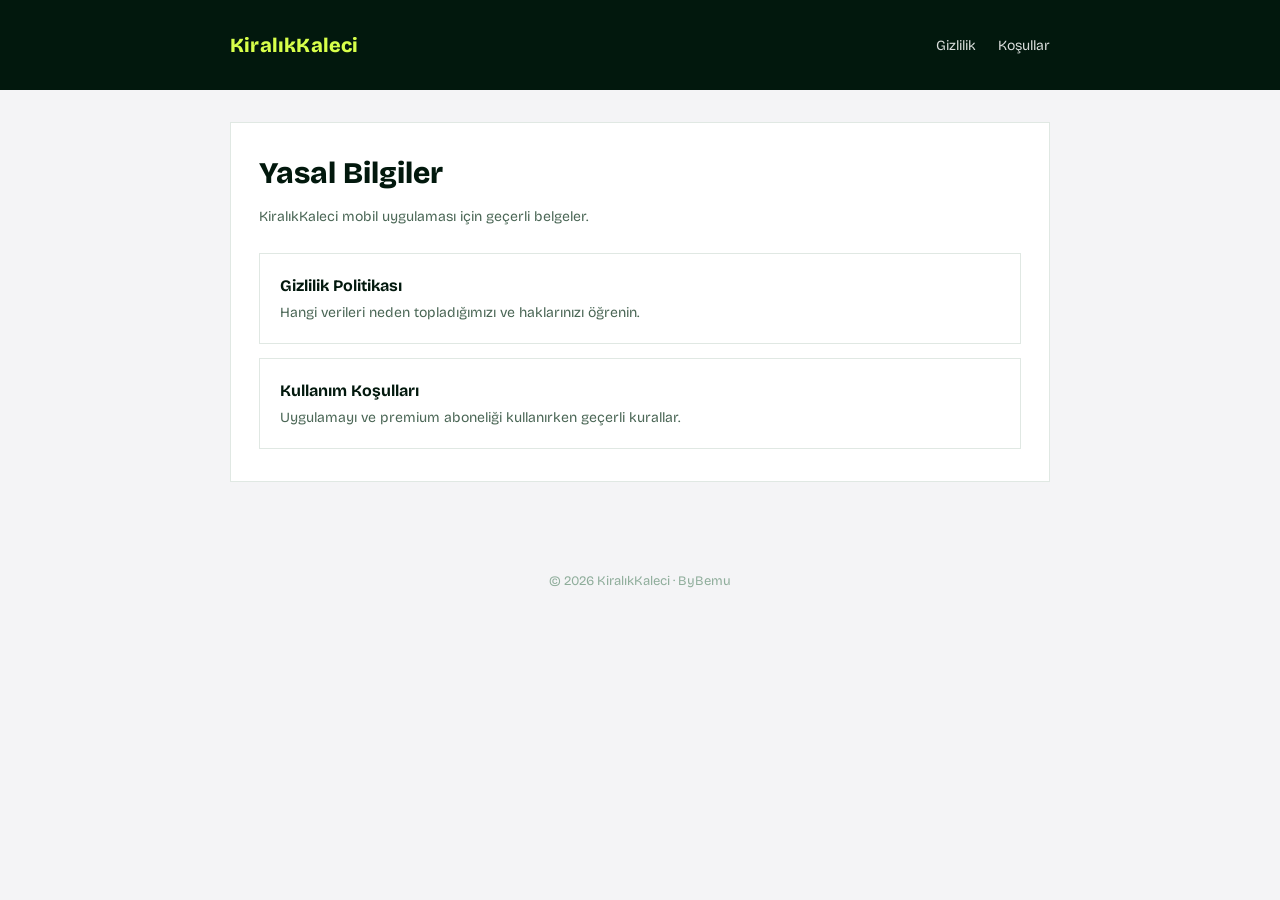
<file: index.html>
<!doctype html>
<html lang="tr">
<head>
  <meta charset="utf-8">
  <meta name="viewport" content="width=device-width, initial-scale=1">
  <title>KiralıkKaleci – Yasal Bilgiler</title>
  <meta name="description" content="KiralıkKaleci gizlilik politikası ve kullanım koşulları.">
  <link rel="stylesheet" href="style.css">
</head>
<body>
  <header class="top">
    <div class="wrap">
      <a class="brand" href="index.html">KiralıkKaleci</a>
      <nav>
        <a href="privacy.html">Gizlilik</a>
        <a href="terms.html">Koşullar</a>
      </nav>
    </div>
  </header>
  <main>
    <div class="wrap">
      <div class="card">
        <h1>Yasal Bilgiler</h1>
        <p class="meta">KiralıkKaleci mobil uygulaması için geçerli belgeler.</p>
        <div class="links">
          <a href="privacy.html">Gizlilik Politikası<span>Hangi verileri neden topladığımızı ve haklarınızı öğrenin.</span></a>
          <a href="terms.html">Kullanım Koşulları<span>Uygulamayı ve premium aboneliği kullanırken geçerli kurallar.</span></a>
        </div>
      </div>
    </div>
  </main>
  <footer>© 2026 KiralıkKaleci · ByBemu</footer>
</body>
</html>
</file>
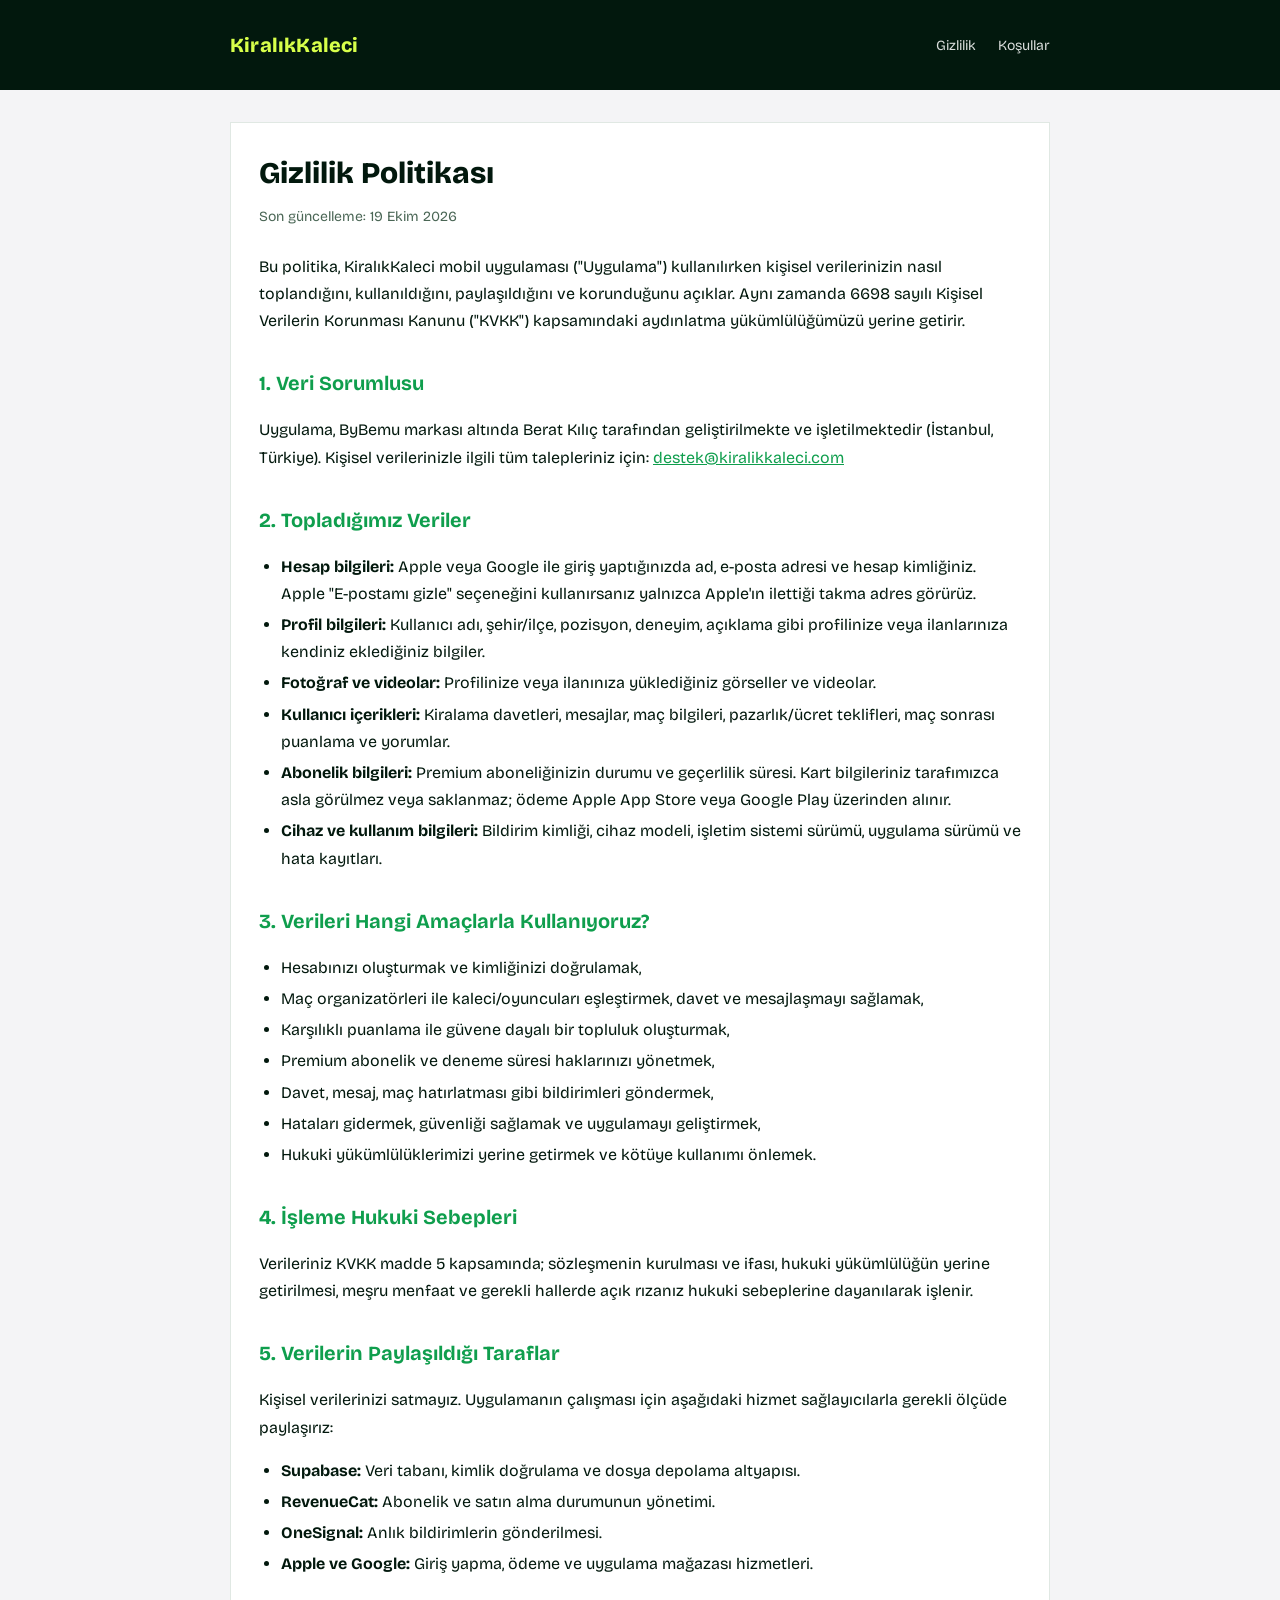
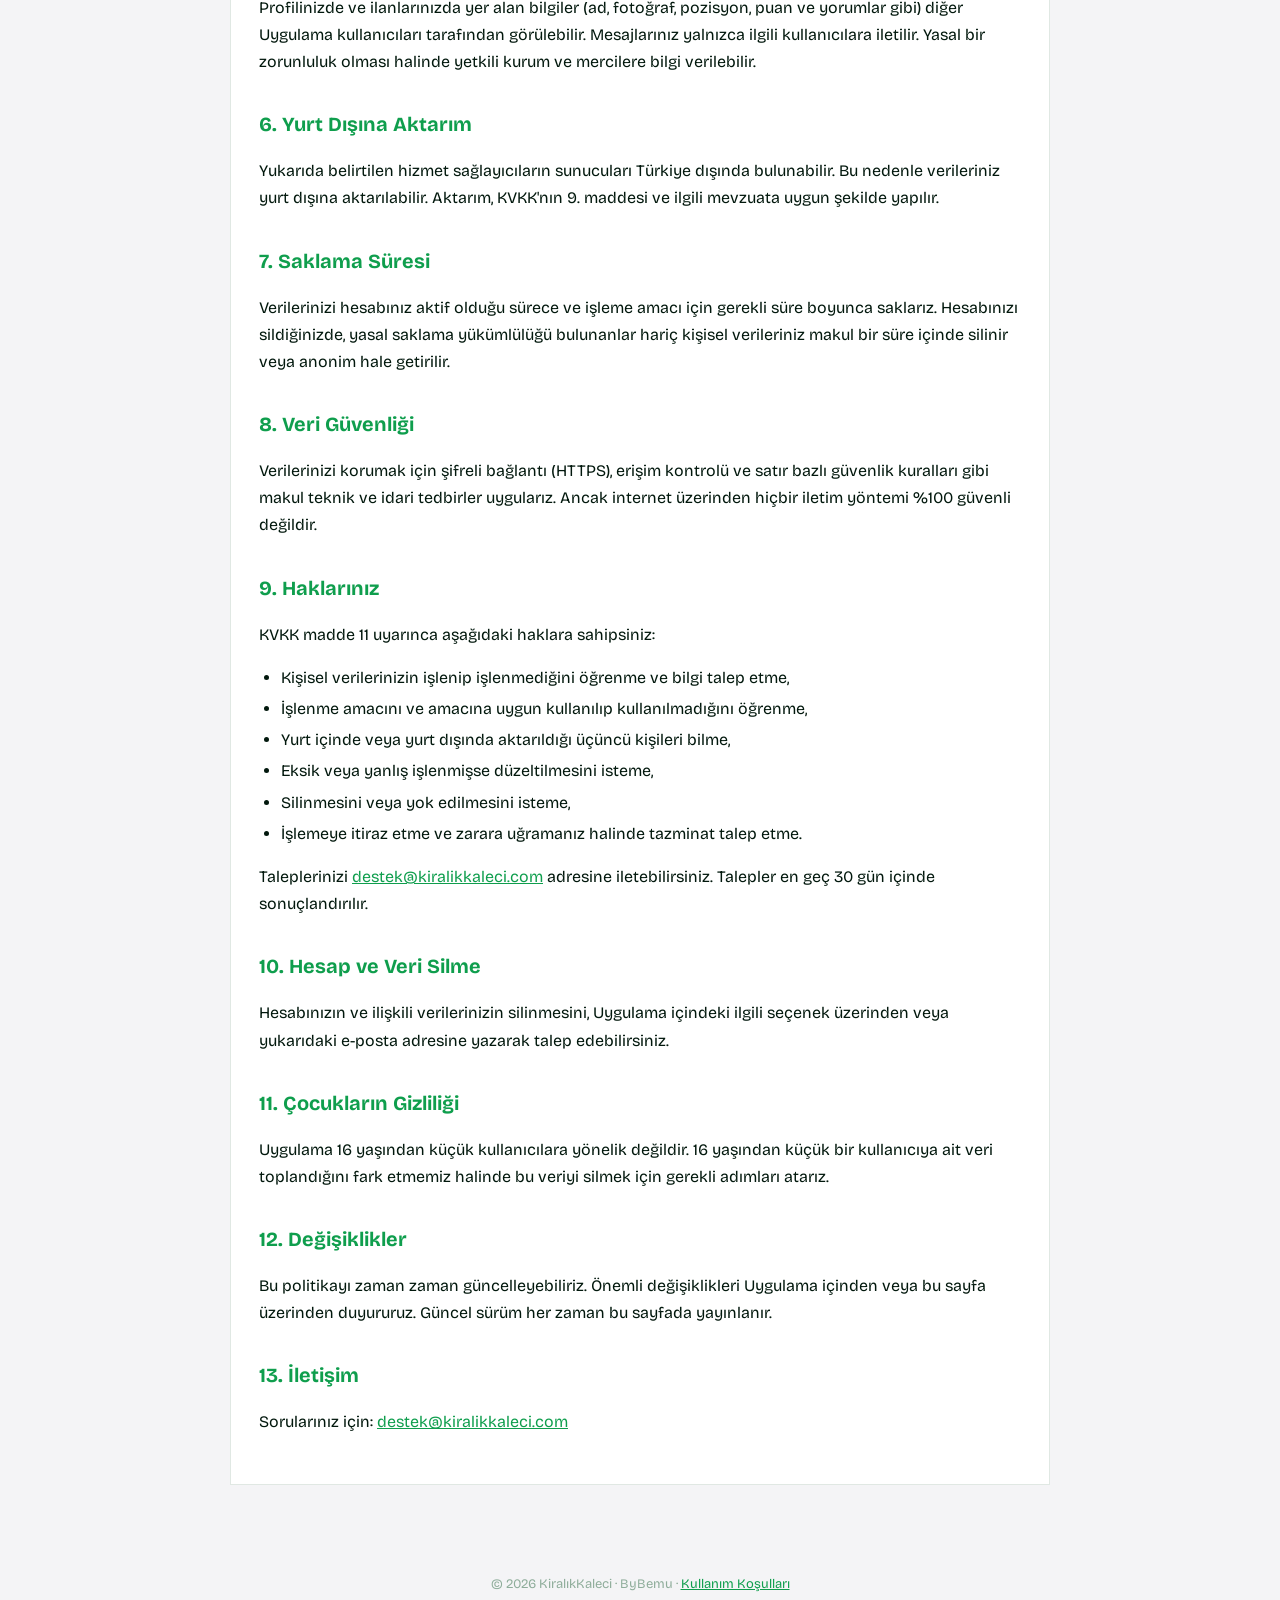
<file: privacy.html>
<!doctype html>
<html lang="tr">
<head>
  <meta charset="utf-8">
  <meta name="viewport" content="width=device-width, initial-scale=1">
  <title>Gizlilik Politikası – KiralıkKaleci</title>
  <meta name="description" content="KiralıkKaleci gizlilik politikası ve kişisel verilerin korunması aydınlatma metni.">
  <link rel="stylesheet" href="style.css">
</head>
<body>
  <header class="top">
    <div class="wrap">
      <a class="brand" href="index.html">KiralıkKaleci</a>
      <nav>
        <a href="privacy.html">Gizlilik</a>
        <a href="terms.html">Koşullar</a>
      </nav>
    </div>
  </header>
  <main>
    <div class="wrap">
      <article class="card">
        <h1>Gizlilik Politikası</h1>
        <p class="meta">Son güncelleme: 19 Ekim 2026</p>

        <p>Bu politika, KiralıkKaleci mobil uygulaması ("Uygulama") kullanılırken kişisel verilerinizin nasıl toplandığını, kullanıldığını, paylaşıldığını ve korunduğunu açıklar. Aynı zamanda 6698 sayılı Kişisel Verilerin Korunması Kanunu ("KVKK") kapsamındaki aydınlatma yükümlülüğümüzü yerine getirir.</p>

        <h2>1. Veri Sorumlusu</h2>
        <p>Uygulama, ByBemu markası altında Berat Kılıç tarafından geliştirilmekte ve işletilmektedir (İstanbul, Türkiye). Kişisel verilerinizle ilgili tüm talepleriniz için: <a href="mailto:destek@kiralikkaleci.com">destek@kiralikkaleci.com</a></p>

        <h2>2. Topladığımız Veriler</h2>
        <ul>
          <li><strong>Hesap bilgileri:</strong> Apple veya Google ile giriş yaptığınızda ad, e-posta adresi ve hesap kimliğiniz. Apple "E-postamı gizle" seçeneğini kullanırsanız yalnızca Apple'ın ilettiği takma adres görürüz.</li>
          <li><strong>Profil bilgileri:</strong> Kullanıcı adı, şehir/ilçe, pozisyon, deneyim, açıklama gibi profilinize veya ilanlarınıza kendiniz eklediğiniz bilgiler.</li>
          <li><strong>Fotoğraf ve videolar:</strong> Profilinize veya ilanınıza yüklediğiniz görseller ve videolar.</li>
          <li><strong>Kullanıcı içerikleri:</strong> Kiralama davetleri, mesajlar, maç bilgileri, pazarlık/ücret teklifleri, maç sonrası puanlama ve yorumlar.</li>
          <li><strong>Abonelik bilgileri:</strong> Premium aboneliğinizin durumu ve geçerlilik süresi. Kart bilgileriniz tarafımızca asla görülmez veya saklanmaz; ödeme Apple App Store veya Google Play üzerinden alınır.</li>
          <li><strong>Cihaz ve kullanım bilgileri:</strong> Bildirim kimliği, cihaz modeli, işletim sistemi sürümü, uygulama sürümü ve hata kayıtları.</li>
        </ul>

        <h2>3. Verileri Hangi Amaçlarla Kullanıyoruz?</h2>
        <ul>
          <li>Hesabınızı oluşturmak ve kimliğinizi doğrulamak,</li>
          <li>Maç organizatörleri ile kaleci/oyuncuları eşleştirmek, davet ve mesajlaşmayı sağlamak,</li>
          <li>Karşılıklı puanlama ile güvene dayalı bir topluluk oluşturmak,</li>
          <li>Premium abonelik ve deneme süresi haklarınızı yönetmek,</li>
          <li>Davet, mesaj, maç hatırlatması gibi bildirimleri göndermek,</li>
          <li>Hataları gidermek, güvenliği sağlamak ve uygulamayı geliştirmek,</li>
          <li>Hukuki yükümlülüklerimizi yerine getirmek ve kötüye kullanımı önlemek.</li>
        </ul>

        <h2>4. İşleme Hukuki Sebepleri</h2>
        <p>Verileriniz KVKK madde 5 kapsamında; sözleşmenin kurulması ve ifası, hukuki yükümlülüğün yerine getirilmesi, meşru menfaat ve gerekli hallerde açık rızanız hukuki sebeplerine dayanılarak işlenir.</p>

        <h2>5. Verilerin Paylaşıldığı Taraflar</h2>
        <p>Kişisel verilerinizi satmayız. Uygulamanın çalışması için aşağıdaki hizmet sağlayıcılarla gerekli ölçüde paylaşırız:</p>
        <ul>
          <li><strong>Supabase:</strong> Veri tabanı, kimlik doğrulama ve dosya depolama altyapısı.</li>
          <li><strong>RevenueCat:</strong> Abonelik ve satın alma durumunun yönetimi.</li>
          <li><strong>OneSignal:</strong> Anlık bildirimlerin gönderilmesi.</li>
          <li><strong>Apple ve Google:</strong> Giriş yapma, ödeme ve uygulama mağazası hizmetleri.</li>
        </ul>
        <p>Profilinizde ve ilanlarınızda yer alan bilgiler (ad, fotoğraf, pozisyon, puan ve yorumlar gibi) diğer Uygulama kullanıcıları tarafından görülebilir. Mesajlarınız yalnızca ilgili kullanıcılara iletilir. Yasal bir zorunluluk olması halinde yetkili kurum ve mercilere bilgi verilebilir.</p>

        <h2>6. Yurt Dışına Aktarım</h2>
        <p>Yukarıda belirtilen hizmet sağlayıcıların sunucuları Türkiye dışında bulunabilir. Bu nedenle verileriniz yurt dışına aktarılabilir. Aktarım, KVKK'nın 9. maddesi ve ilgili mevzuata uygun şekilde yapılır.</p>

        <h2>7. Saklama Süresi</h2>
        <p>Verilerinizi hesabınız aktif olduğu sürece ve işleme amacı için gerekli süre boyunca saklarız. Hesabınızı sildiğinizde, yasal saklama yükümlülüğü bulunanlar hariç kişisel verileriniz makul bir süre içinde silinir veya anonim hale getirilir.</p>

        <h2>8. Veri Güvenliği</h2>
        <p>Verilerinizi korumak için şifreli bağlantı (HTTPS), erişim kontrolü ve satır bazlı güvenlik kuralları gibi makul teknik ve idari tedbirler uygularız. Ancak internet üzerinden hiçbir iletim yöntemi %100 güvenli değildir.</p>

        <h2>9. Haklarınız</h2>
        <p>KVKK madde 11 uyarınca aşağıdaki haklara sahipsiniz:</p>
        <ul>
          <li>Kişisel verilerinizin işlenip işlenmediğini öğrenme ve bilgi talep etme,</li>
          <li>İşlenme amacını ve amacına uygun kullanılıp kullanılmadığını öğrenme,</li>
          <li>Yurt içinde veya yurt dışında aktarıldığı üçüncü kişileri bilme,</li>
          <li>Eksik veya yanlış işlenmişse düzeltilmesini isteme,</li>
          <li>Silinmesini veya yok edilmesini isteme,</li>
          <li>İşlemeye itiraz etme ve zarara uğramanız halinde tazminat talep etme.</li>
        </ul>
        <p>Taleplerinizi <a href="mailto:destek@kiralikkaleci.com">destek@kiralikkaleci.com</a> adresine iletebilirsiniz. Talepler en geç 30 gün içinde sonuçlandırılır.</p>

        <h2>10. Hesap ve Veri Silme</h2>
        <p>Hesabınızın ve ilişkili verilerinizin silinmesini, Uygulama içindeki ilgili seçenek üzerinden veya yukarıdaki e-posta adresine yazarak talep edebilirsiniz.</p>

        <h2>11. Çocukların Gizliliği</h2>
        <p>Uygulama 16 yaşından küçük kullanıcılara yönelik değildir. 16 yaşından küçük bir kullanıcıya ait veri toplandığını fark etmemiz halinde bu veriyi silmek için gerekli adımları atarız.</p>

        <h2>12. Değişiklikler</h2>
        <p>Bu politikayı zaman zaman güncelleyebiliriz. Önemli değişiklikleri Uygulama içinden veya bu sayfa üzerinden duyururuz. Güncel sürüm her zaman bu sayfada yayınlanır.</p>

        <h2>13. İletişim</h2>
        <p>Sorularınız için: <a href="mailto:destek@kiralikkaleci.com">destek@kiralikkaleci.com</a></p>
      </article>
    </div>
  </main>
  <footer>© 2026 KiralıkKaleci · ByBemu · <a href="terms.html">Kullanım Koşulları</a></footer>
</body>
</html>
</file>
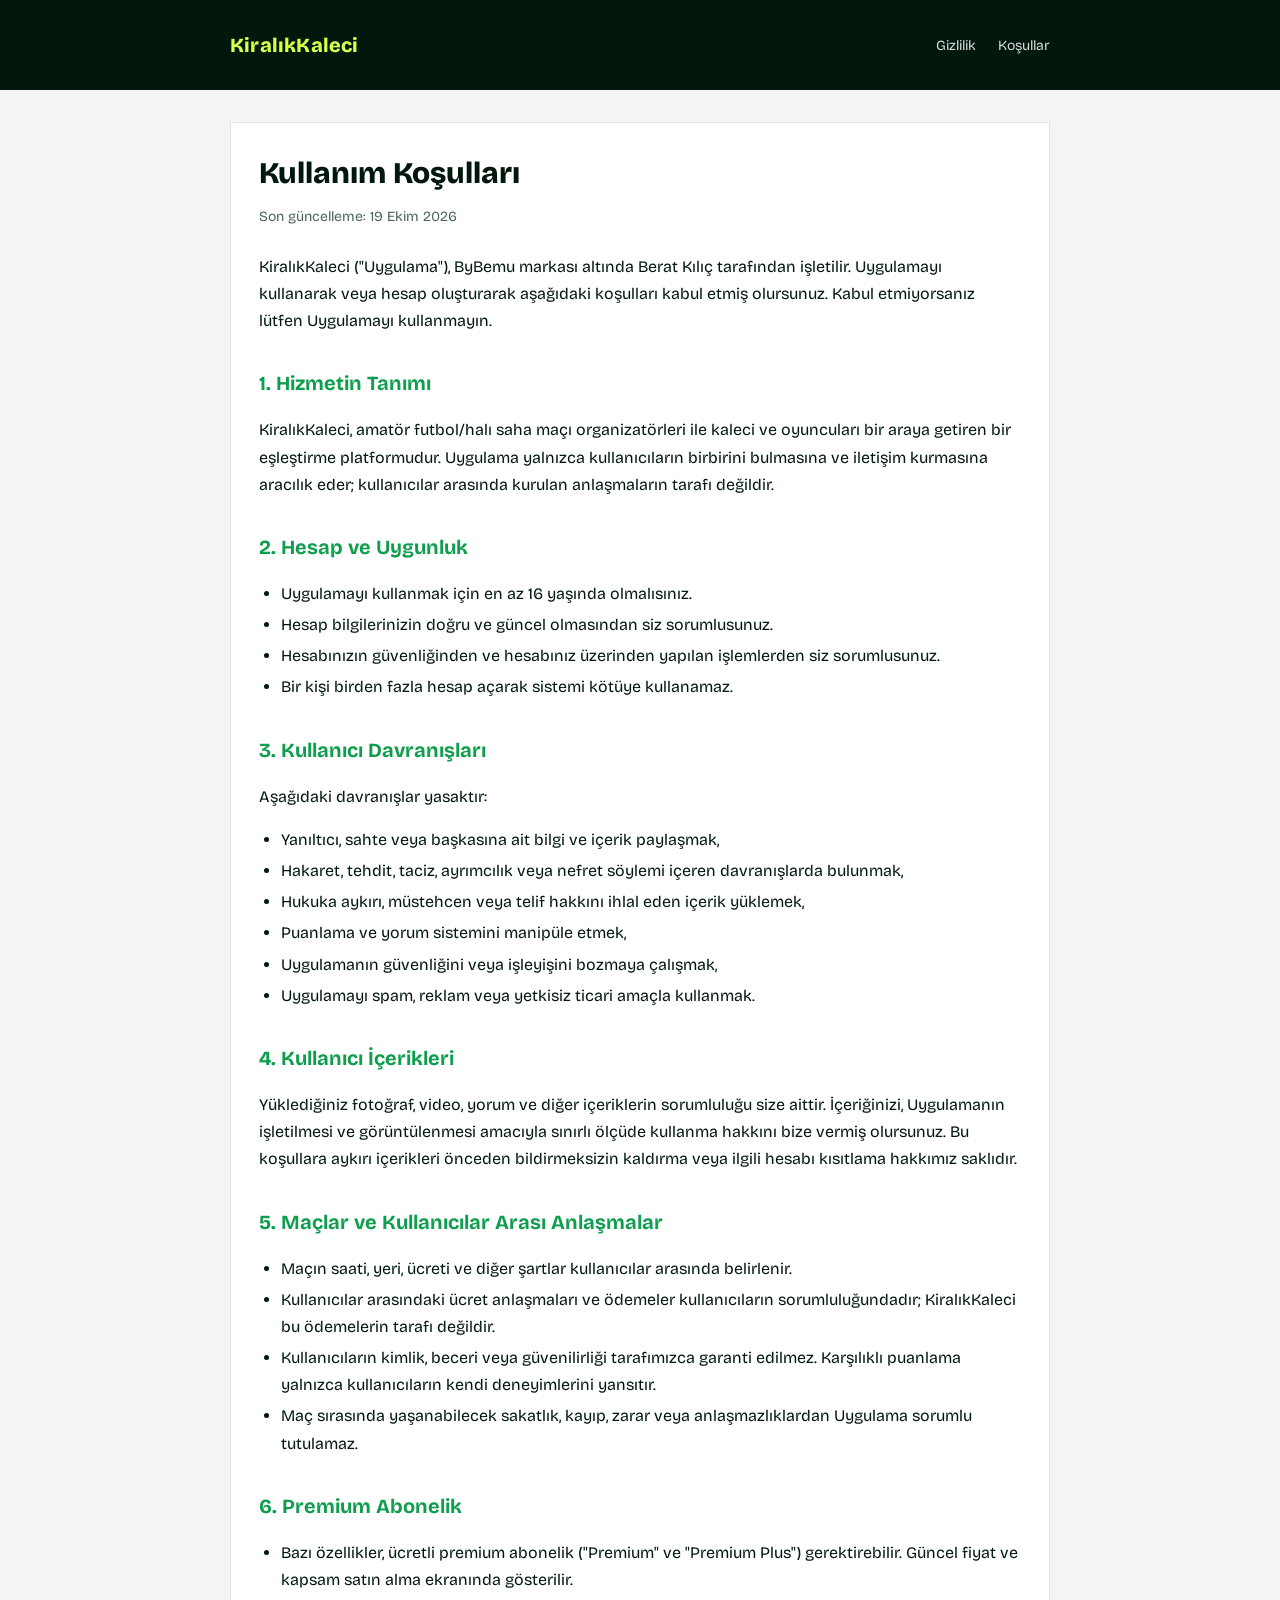
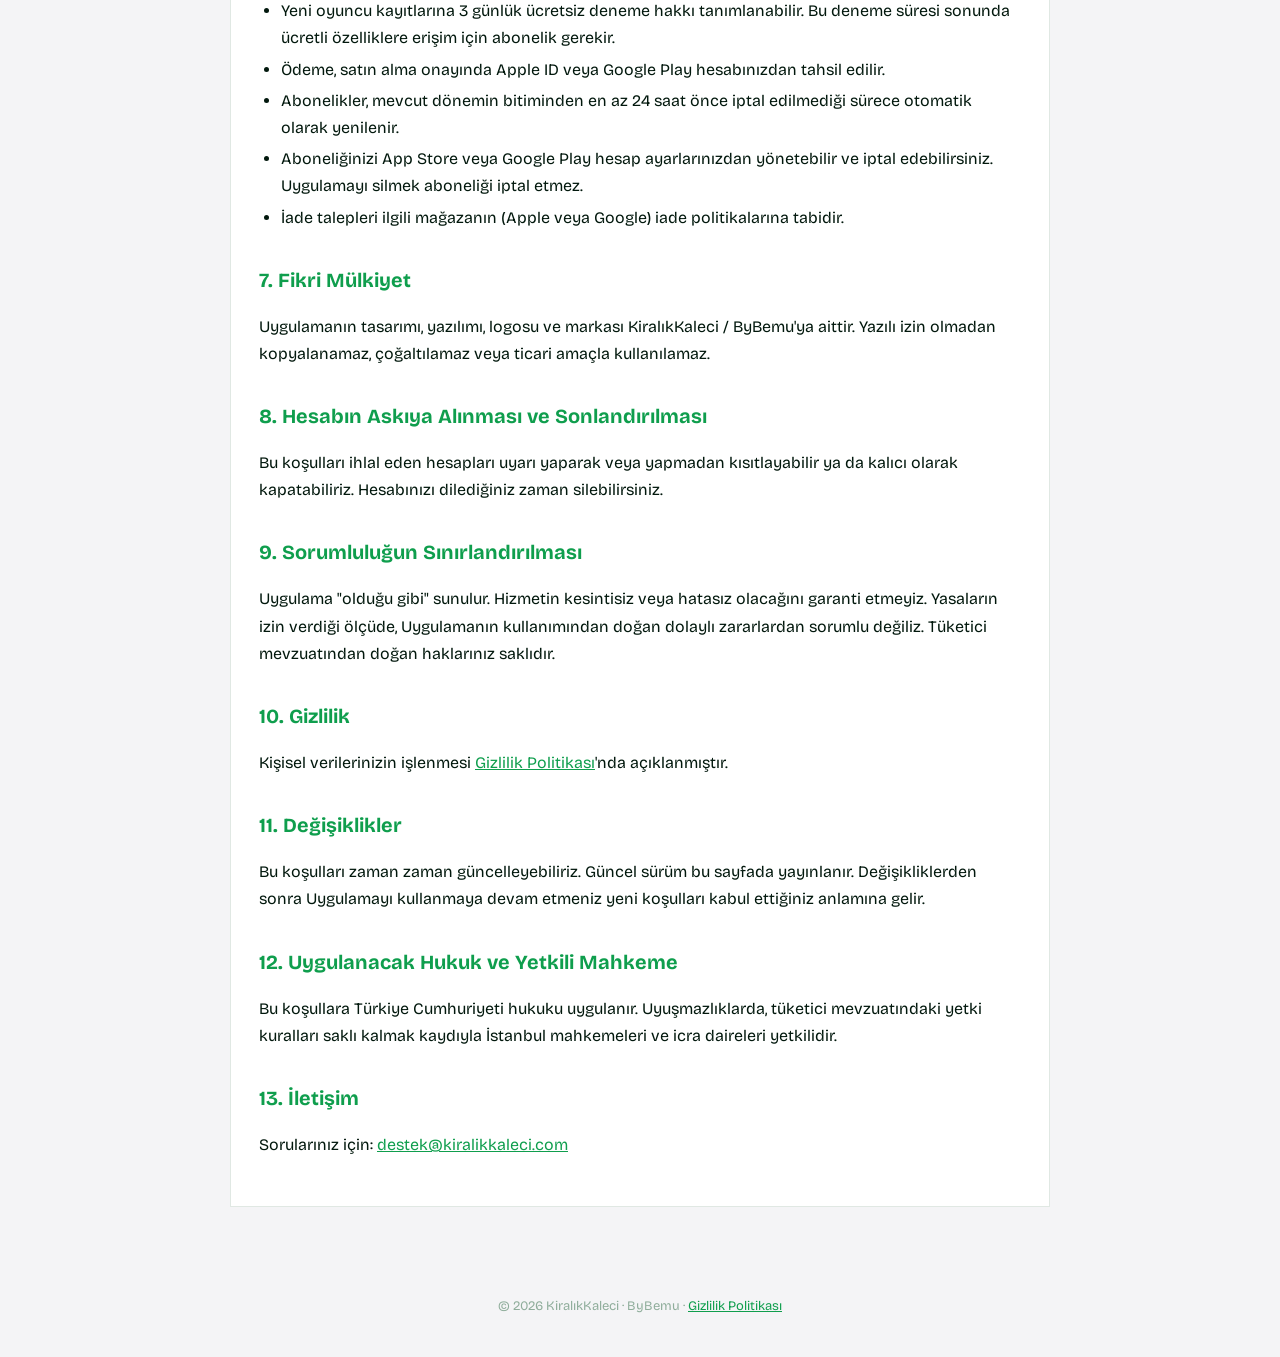
<file: terms.html>
<!doctype html>
<html lang="tr">
<head>
  <meta charset="utf-8">
  <meta name="viewport" content="width=device-width, initial-scale=1">
  <title>Kullanım Koşulları – KiralıkKaleci</title>
  <meta name="description" content="KiralıkKaleci kullanım koşulları ve premium abonelik şartları.">
  <link rel="stylesheet" href="style.css">
</head>
<body>
  <header class="top">
    <div class="wrap">
      <a class="brand" href="index.html">KiralıkKaleci</a>
      <nav>
        <a href="privacy.html">Gizlilik</a>
        <a href="terms.html">Koşullar</a>
      </nav>
    </div>
  </header>
  <main>
    <div class="wrap">
      <article class="card">
        <h1>Kullanım Koşulları</h1>
        <p class="meta">Son güncelleme: 19 Ekim 2026</p>

        <p>KiralıkKaleci ("Uygulama"), ByBemu markası altında Berat Kılıç tarafından işletilir. Uygulamayı kullanarak veya hesap oluşturarak aşağıdaki koşulları kabul etmiş olursunuz. Kabul etmiyorsanız lütfen Uygulamayı kullanmayın.</p>

        <h2>1. Hizmetin Tanımı</h2>
        <p>KiralıkKaleci, amatör futbol/halı saha maçı organizatörleri ile kaleci ve oyuncuları bir araya getiren bir eşleştirme platformudur. Uygulama yalnızca kullanıcıların birbirini bulmasına ve iletişim kurmasına aracılık eder; kullanıcılar arasında kurulan anlaşmaların tarafı değildir.</p>

        <h2>2. Hesap ve Uygunluk</h2>
        <ul>
          <li>Uygulamayı kullanmak için en az 16 yaşında olmalısınız.</li>
          <li>Hesap bilgilerinizin doğru ve güncel olmasından siz sorumlusunuz.</li>
          <li>Hesabınızın güvenliğinden ve hesabınız üzerinden yapılan işlemlerden siz sorumlusunuz.</li>
          <li>Bir kişi birden fazla hesap açarak sistemi kötüye kullanamaz.</li>
        </ul>

        <h2>3. Kullanıcı Davranışları</h2>
        <p>Aşağıdaki davranışlar yasaktır:</p>
        <ul>
          <li>Yanıltıcı, sahte veya başkasına ait bilgi ve içerik paylaşmak,</li>
          <li>Hakaret, tehdit, taciz, ayrımcılık veya nefret söylemi içeren davranışlarda bulunmak,</li>
          <li>Hukuka aykırı, müstehcen veya telif hakkını ihlal eden içerik yüklemek,</li>
          <li>Puanlama ve yorum sistemini manipüle etmek,</li>
          <li>Uygulamanın güvenliğini veya işleyişini bozmaya çalışmak,</li>
          <li>Uygulamayı spam, reklam veya yetkisiz ticari amaçla kullanmak.</li>
        </ul>

        <h2>4. Kullanıcı İçerikleri</h2>
        <p>Yüklediğiniz fotoğraf, video, yorum ve diğer içeriklerin sorumluluğu size aittir. İçeriğinizi, Uygulamanın işletilmesi ve görüntülenmesi amacıyla sınırlı ölçüde kullanma hakkını bize vermiş olursunuz. Bu koşullara aykırı içerikleri önceden bildirmeksizin kaldırma veya ilgili hesabı kısıtlama hakkımız saklıdır.</p>

        <h2>5. Maçlar ve Kullanıcılar Arası Anlaşmalar</h2>
        <ul>
          <li>Maçın saati, yeri, ücreti ve diğer şartlar kullanıcılar arasında belirlenir.</li>
          <li>Kullanıcılar arasındaki ücret anlaşmaları ve ödemeler kullanıcıların sorumluluğundadır; KiralıkKaleci bu ödemelerin tarafı değildir.</li>
          <li>Kullanıcıların kimlik, beceri veya güvenilirliği tarafımızca garanti edilmez. Karşılıklı puanlama yalnızca kullanıcıların kendi deneyimlerini yansıtır.</li>
          <li>Maç sırasında yaşanabilecek sakatlık, kayıp, zarar veya anlaşmazlıklardan Uygulama sorumlu tutulamaz.</li>
        </ul>

        <h2>6. Premium Abonelik</h2>
        <ul>
          <li>Bazı özellikler, ücretli premium abonelik ("Premium" ve "Premium Plus") gerektirebilir. Güncel fiyat ve kapsam satın alma ekranında gösterilir.</li>
          <li>Yeni oyuncu kayıtlarına 3 günlük ücretsiz deneme hakkı tanımlanabilir. Bu deneme süresi sonunda ücretli özelliklere erişim için abonelik gerekir.</li>
          <li>Ödeme, satın alma onayında Apple ID veya Google Play hesabınızdan tahsil edilir.</li>
          <li>Abonelikler, mevcut dönemin bitiminden en az 24 saat önce iptal edilmediği sürece otomatik olarak yenilenir.</li>
          <li>Aboneliğinizi App Store veya Google Play hesap ayarlarınızdan yönetebilir ve iptal edebilirsiniz. Uygulamayı silmek aboneliği iptal etmez.</li>
          <li>İade talepleri ilgili mağazanın (Apple veya Google) iade politikalarına tabidir.</li>
        </ul>

        <h2>7. Fikri Mülkiyet</h2>
        <p>Uygulamanın tasarımı, yazılımı, logosu ve markası KiralıkKaleci / ByBemu'ya aittir. Yazılı izin olmadan kopyalanamaz, çoğaltılamaz veya ticari amaçla kullanılamaz.</p>

        <h2>8. Hesabın Askıya Alınması ve Sonlandırılması</h2>
        <p>Bu koşulları ihlal eden hesapları uyarı yaparak veya yapmadan kısıtlayabilir ya da kalıcı olarak kapatabiliriz. Hesabınızı dilediğiniz zaman silebilirsiniz.</p>

        <h2>9. Sorumluluğun Sınırlandırılması</h2>
        <p>Uygulama "olduğu gibi" sunulur. Hizmetin kesintisiz veya hatasız olacağını garanti etmeyiz. Yasaların izin verdiği ölçüde, Uygulamanın kullanımından doğan dolaylı zararlardan sorumlu değiliz. Tüketici mevzuatından doğan haklarınız saklıdır.</p>

        <h2>10. Gizlilik</h2>
        <p>Kişisel verilerinizin işlenmesi <a href="privacy.html">Gizlilik Politikası</a>'nda açıklanmıştır.</p>

        <h2>11. Değişiklikler</h2>
        <p>Bu koşulları zaman zaman güncelleyebiliriz. Güncel sürüm bu sayfada yayınlanır. Değişikliklerden sonra Uygulamayı kullanmaya devam etmeniz yeni koşulları kabul ettiğiniz anlamına gelir.</p>

        <h2>12. Uygulanacak Hukuk ve Yetkili Mahkeme</h2>
        <p>Bu koşullara Türkiye Cumhuriyeti hukuku uygulanır. Uyuşmazlıklarda, tüketici mevzuatındaki yetki kuralları saklı kalmak kaydıyla İstanbul mahkemeleri ve icra daireleri yetkilidir.</p>

        <h2>13. İletişim</h2>
        <p>Sorularınız için: <a href="mailto:destek@kiralikkaleci.com">destek@kiralikkaleci.com</a></p>
      </article>
    </div>
  </main>
  <footer>© 2026 KiralıkKaleci · ByBemu · <a href="privacy.html">Gizlilik Politikası</a></footer>
</body>
</html>
</file>
<file: style.css>
@import url('https://fonts.googleapis.com/css2?family=Bricolage+Grotesque:wght@400;500;700;800&display=swap');

:root {
  --primary: #0F9E4D;
  --primary-light: #E6F7EE;
  --lime: #D7FF4A;
  --bg: #F4F4F6;
  --text: #02180D;
  --text-2: #4A6655;
  --hint: #8FAD9B;
  --divider: #E0E8E3;
}

* { box-sizing: border-box; }

body {
  margin: 0;
  background: var(--bg);
  color: var(--text);
  font-family: 'Bricolage Grotesque', system-ui, -apple-system, 'Segoe UI', sans-serif;
  line-height: 1.7;
  font-size: 16px;
}

header.top {
  background: var(--text);
  color: #fff;
  padding: 28px 20px;
}
header.top .wrap { display: flex; align-items: center; justify-content: space-between; gap: 12px; flex-wrap: wrap; }
header.top a.brand { color: var(--lime); font-weight: 800; font-size: 20px; text-decoration: none; letter-spacing: .2px; }
header.top nav a { color: #fff; text-decoration: none; margin-left: 18px; font-size: 14px; opacity: .85; }
header.top nav a:hover { opacity: 1; color: var(--lime); }

.wrap { max-width: 820px; margin: 0 auto; }

main { padding: 32px 20px 64px; }

.card {
  background: #fff;
  border: 1px solid var(--divider);
  padding: 32px 28px;
}

h1 { font-size: 30px; line-height: 1.2; margin: 0 0 6px; font-weight: 800; }
h2 { font-size: 20px; margin: 32px 0 8px; font-weight: 700; color: var(--primary); }
p, li { color: var(--text); }
ul { padding-left: 22px; }
li { margin: 4px 0; }
.meta { color: var(--text-2); font-size: 14px; margin-bottom: 24px; }
a { color: var(--primary); }

.notice {
  background: var(--primary-light);
  border-left: 4px solid var(--primary);
  padding: 12px 16px;
  margin: 20px 0;
  font-size: 15px;
}

.links { display: grid; gap: 14px; margin-top: 24px; }
.links a {
  display: block;
  background: #fff;
  border: 1px solid var(--divider);
  padding: 18px 20px;
  text-decoration: none;
  color: var(--text);
  font-weight: 700;
}
.links a span { display: block; font-weight: 400; color: var(--text-2); font-size: 14px; margin-top: 2px; }
.links a:hover { border-color: var(--primary); background: var(--primary-light); }

footer { text-align: center; color: var(--hint); font-size: 13px; padding: 24px 20px 40px; }

@media (max-width: 520px) {
  .card { padding: 24px 18px; }
  h1 { font-size: 25px; }
}
</file>
